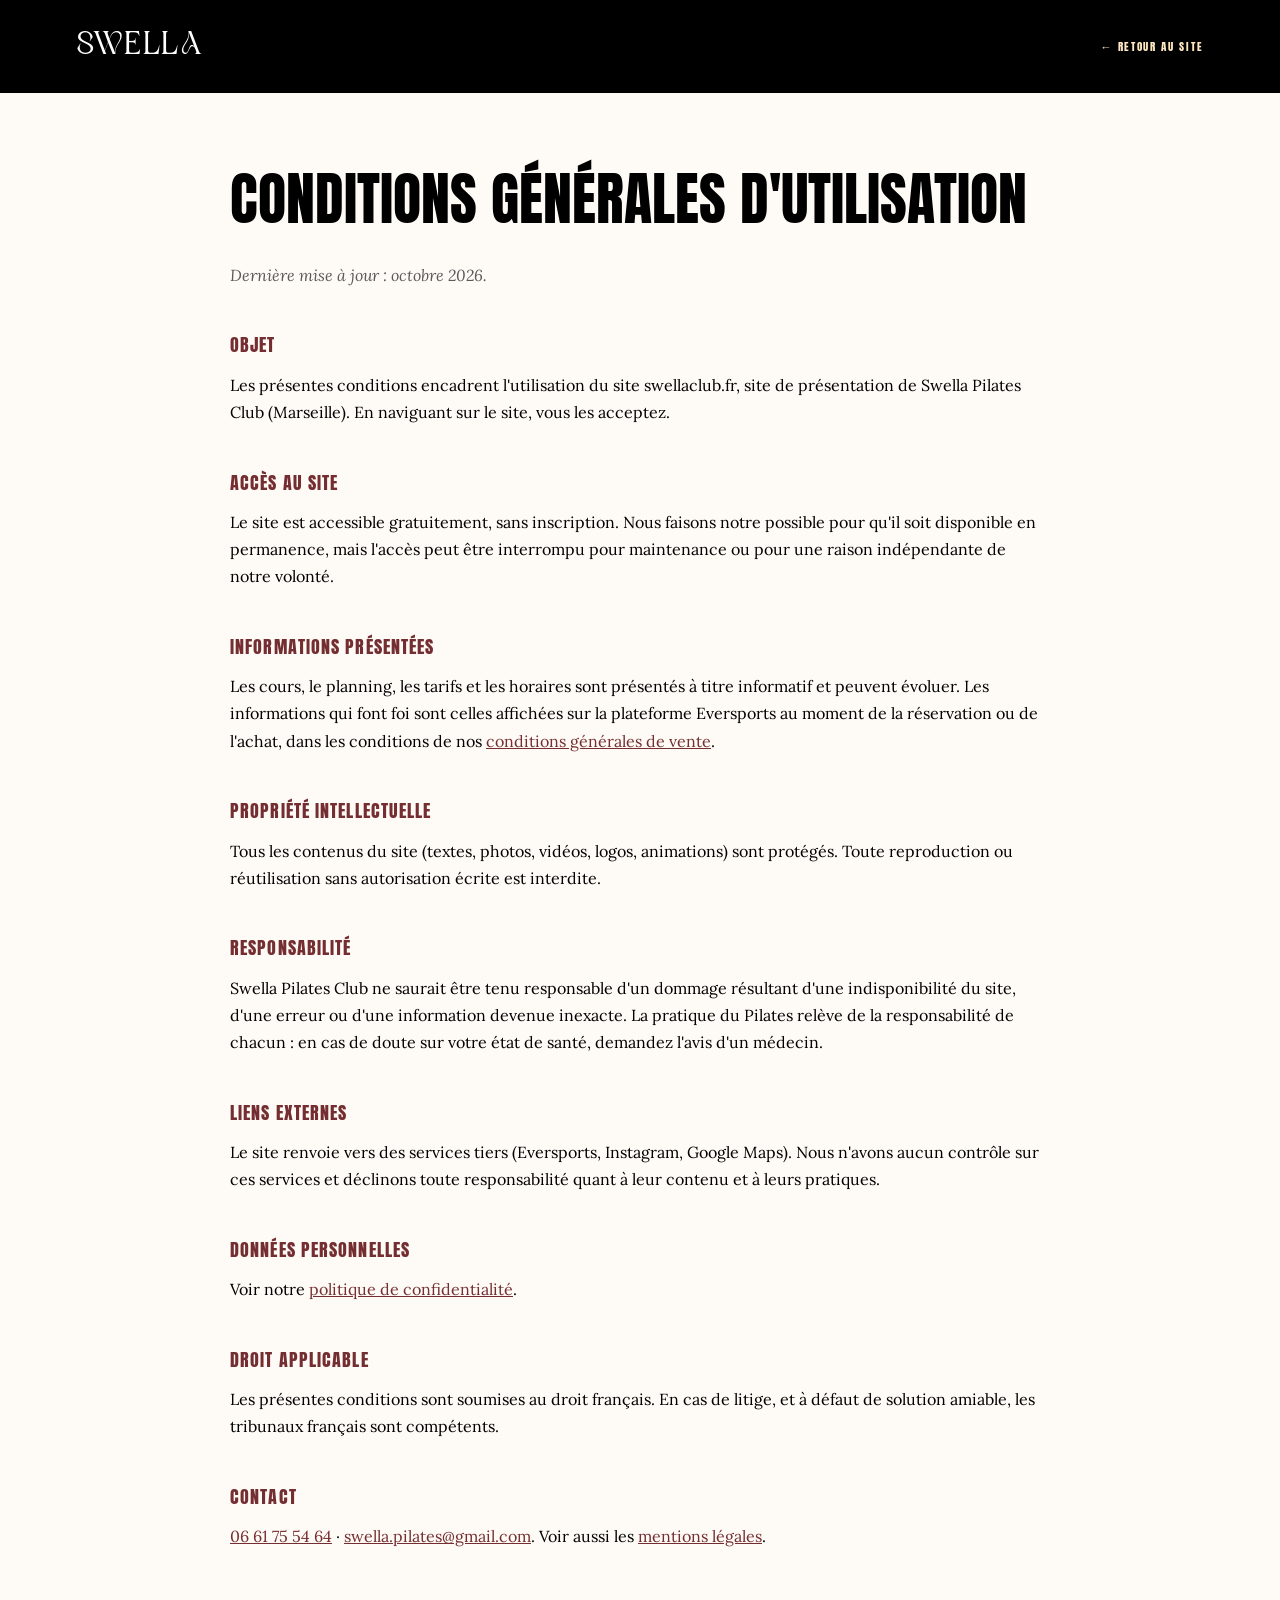
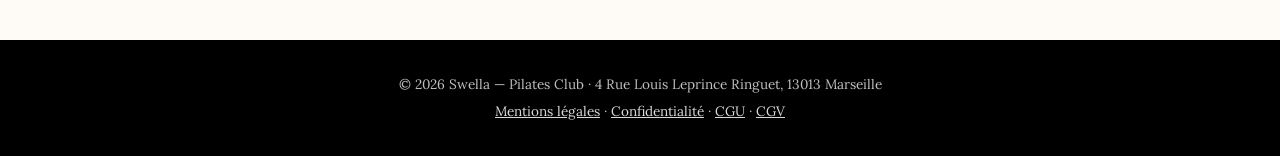
<file: cgu.html>
<!DOCTYPE html>
<html lang="fr">
<head>
  <meta charset="UTF-8">
  <meta name="viewport" content="width=device-width, initial-scale=1.0">
  <title>Conditions générales d'utilisation | Swella Pilates Club Marseille</title>
  <meta name="description" content="Conditions générales d'utilisation du site swellaclub.fr, Swella Pilates Club à Marseille.">
  <meta name="robots" content="noindex, follow">
  <link rel="canonical" href="https://swellaclub.fr/cgu.html">
  <meta name="theme-color" content="#742e31">
  <link rel="stylesheet" href="assets/legal.css">
</head>
<body>
  <header class="lg-header">
    <a class="lg-logo" href="./" aria-label="Swella Pilates Club, retour à l'accueil">Swella</a>
    <a class="lg-back" href="./">← Retour au site</a>
  </header>
  <main class="lg-main">
    <h1>Conditions générales d'utilisation</h1>
    <p class="lg-date">Dernière mise à jour : octobre 2026.</p>

    <h2>Objet</h2>
    <p>Les présentes conditions encadrent l'utilisation du site swellaclub.fr, site de présentation de Swella Pilates Club (Marseille). En naviguant sur le site, vous les acceptez.</p>

    <h2>Accès au site</h2>
    <p>Le site est accessible gratuitement, sans inscription. Nous faisons notre possible pour qu'il soit disponible en permanence, mais l'accès peut être interrompu pour maintenance ou pour une raison indépendante de notre volonté.</p>

    <h2>Informations présentées</h2>
    <p>Les cours, le planning, les tarifs et les horaires sont présentés à titre informatif et peuvent évoluer. Les informations qui font foi sont celles affichées sur la plateforme Eversports au moment de la réservation ou de l'achat, dans les conditions de nos <a href="cgv.html">conditions générales de vente</a>.</p>

    <h2>Propriété intellectuelle</h2>
    <p>Tous les contenus du site (textes, photos, vidéos, logos, animations) sont protégés. Toute reproduction ou réutilisation sans autorisation écrite est interdite.</p>

    <h2>Responsabilité</h2>
    <p>Swella Pilates Club ne saurait être tenu responsable d'un dommage résultant d'une indisponibilité du site, d'une erreur ou d'une information devenue inexacte. La pratique du Pilates relève de la responsabilité de chacun : en cas de doute sur votre état de santé, demandez l'avis d'un médecin.</p>

    <h2>Liens externes</h2>
    <p>Le site renvoie vers des services tiers (Eversports, Instagram, Google Maps). Nous n'avons aucun contrôle sur ces services et déclinons toute responsabilité quant à leur contenu et à leurs pratiques.</p>

    <h2>Données personnelles</h2>
    <p>Voir notre <a href="confidentialite.html">politique de confidentialité</a>.</p>

    <h2>Droit applicable</h2>
    <p>Les présentes conditions sont soumises au droit français. En cas de litige, et à défaut de solution amiable, les tribunaux français sont compétents.</p>

    <h2>Contact</h2>
    <p><a href="tel:+33661755464">06 61 75 54 64</a> · <a href="mailto:swella.pilates@gmail.com">swella.pilates@gmail.com</a>. Voir aussi les <a href="mentions-legales.html">mentions légales</a>.</p>
  </main>
  <footer class="lg-footer">
    <p>© 2026 Swella — Pilates Club · 4 Rue Louis Leprince Ringuet, 13013 Marseille</p>
    <p><a href="mentions-legales.html">Mentions légales</a> · <a href="confidentialite.html">Confidentialité</a> · <a href="cgu.html">CGU</a> · <a href="cgv.html">CGV</a></p>
  </footer>
</body>
</html>
</file>
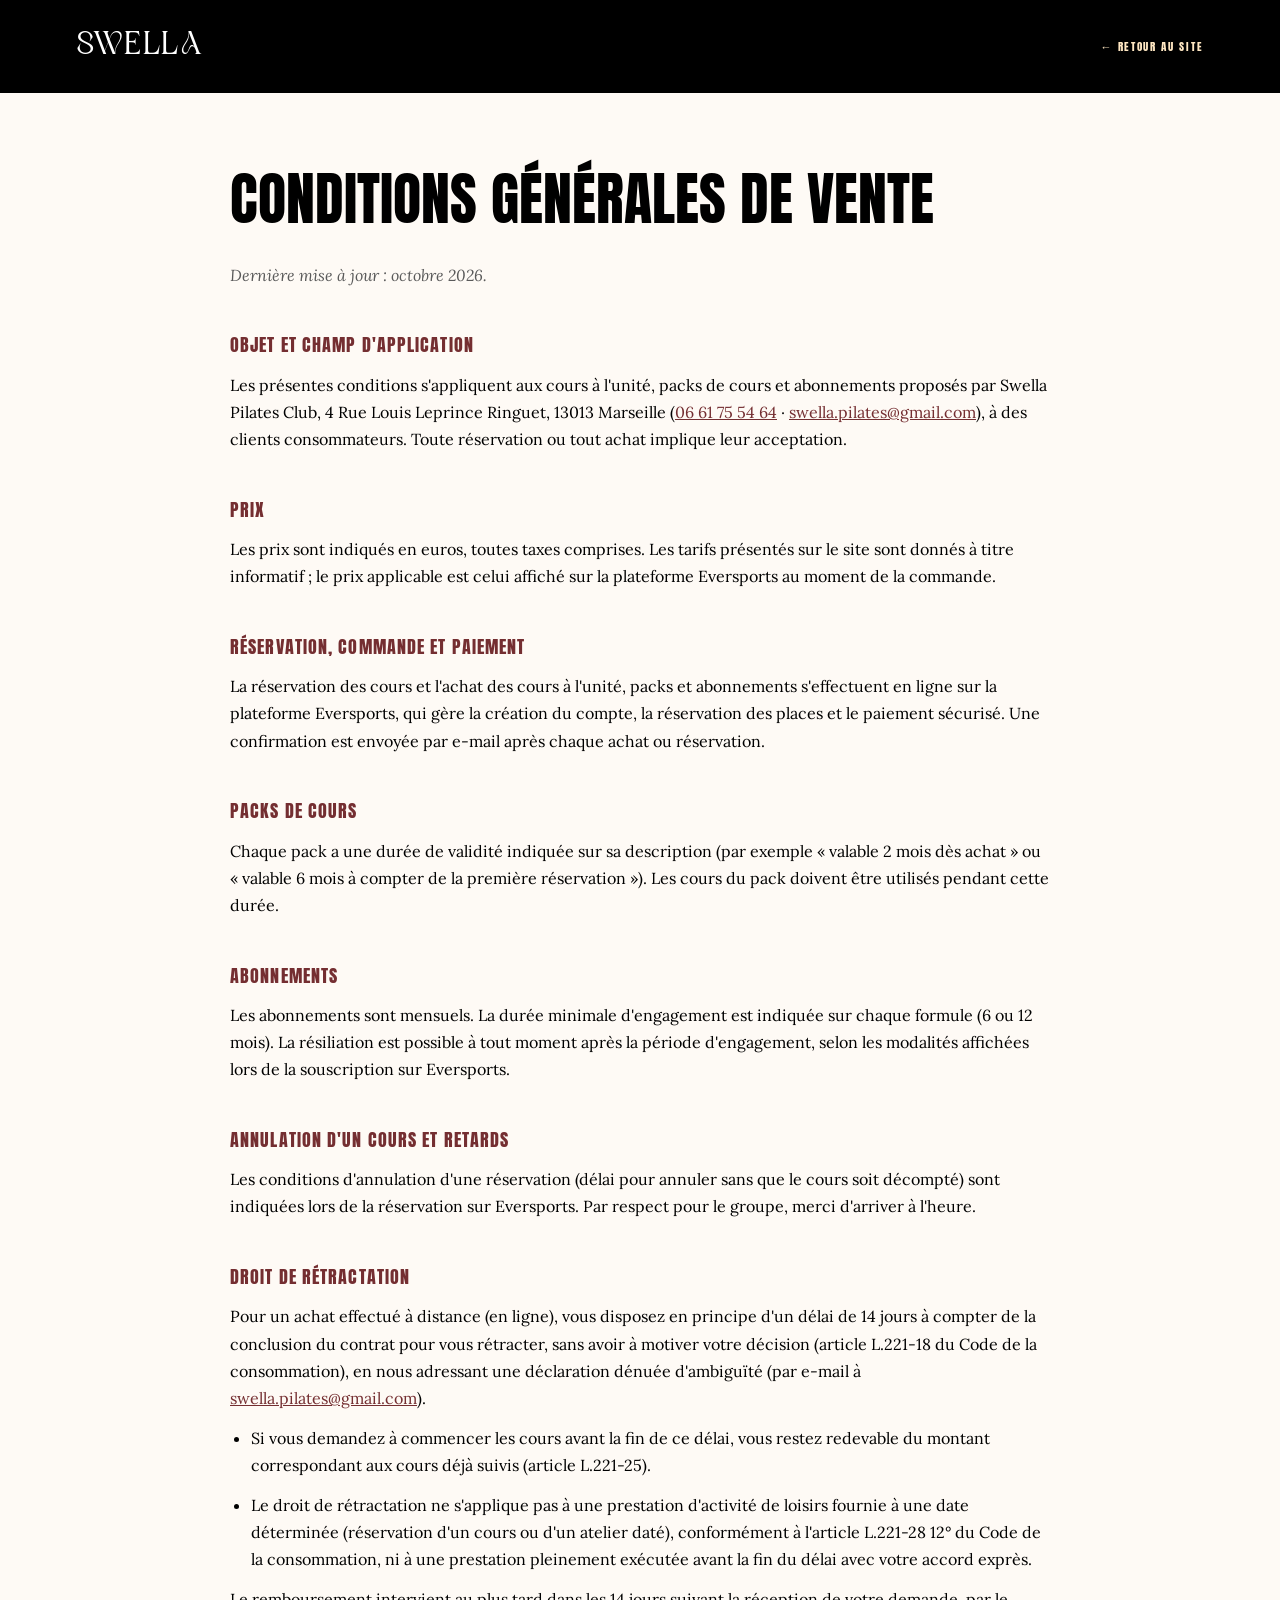
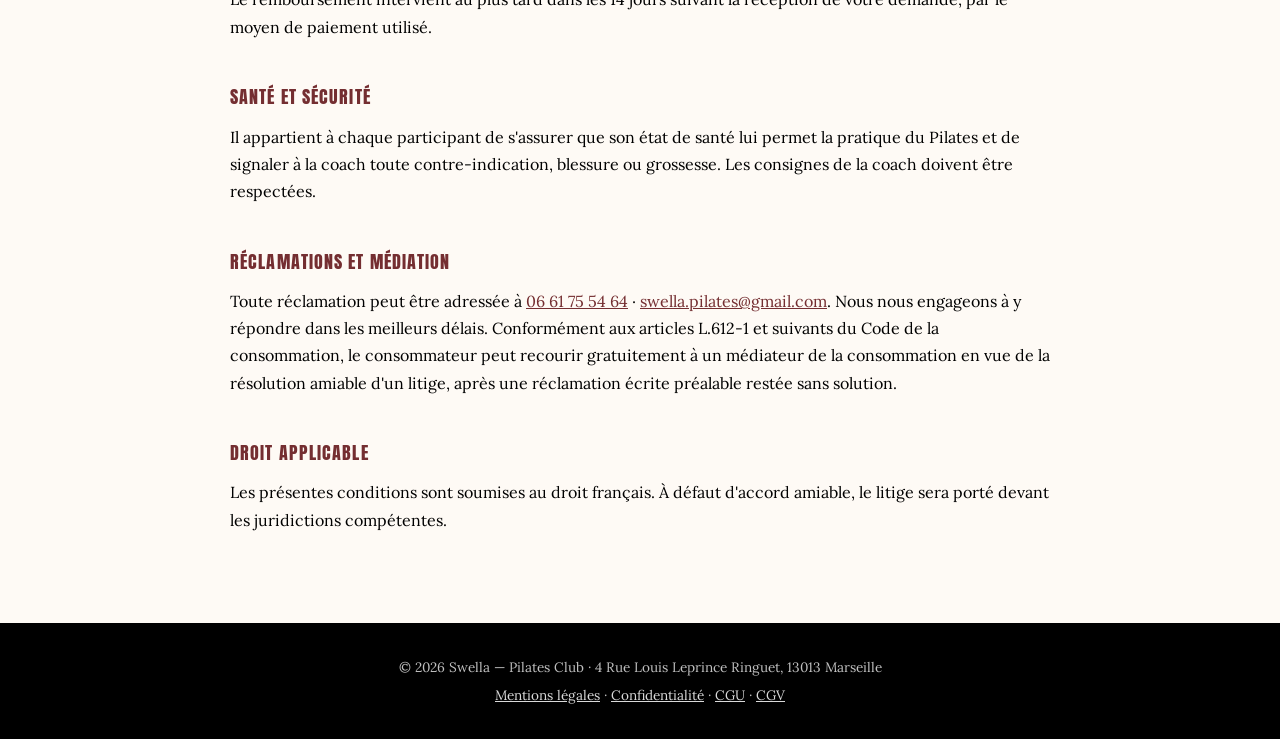
<file: cgv.html>
<!DOCTYPE html>
<html lang="fr">
<head>
  <meta charset="UTF-8">
  <meta name="viewport" content="width=device-width, initial-scale=1.0">
  <title>Conditions générales de vente | Swella Pilates Club Marseille</title>
  <meta name="description" content="Conditions générales de vente des cours, packs et abonnements Swella Pilates Club à Marseille.">
  <meta name="robots" content="noindex, follow">
  <link rel="canonical" href="https://swellaclub.fr/cgv.html">
  <meta name="theme-color" content="#742e31">
  <link rel="stylesheet" href="assets/legal.css">
</head>
<body>
  <header class="lg-header">
    <a class="lg-logo" href="./" aria-label="Swella Pilates Club, retour à l'accueil">Swella</a>
    <a class="lg-back" href="./">← Retour au site</a>
  </header>
  <main class="lg-main">
    <h1>Conditions générales de vente</h1>
    <p class="lg-date">Dernière mise à jour : octobre 2026.</p>

    <h2>Objet et champ d'application</h2>
    <p>Les présentes conditions s'appliquent aux cours à l'unité, packs de cours et abonnements proposés par Swella Pilates Club, 4 Rue Louis Leprince Ringuet, 13013 Marseille (<a href="tel:+33661755464">06 61 75 54 64</a> · <a href="mailto:swella.pilates@gmail.com">swella.pilates@gmail.com</a>), à des clients consommateurs. Toute réservation ou tout achat implique leur acceptation.</p>

    <h2>Prix</h2>
    <p>Les prix sont indiqués en euros, toutes taxes comprises. Les tarifs présentés sur le site sont donnés à titre informatif ; le prix applicable est celui affiché sur la plateforme Eversports au moment de la commande.</p>

    <h2>Réservation, commande et paiement</h2>
    <p>La réservation des cours et l'achat des cours à l'unité, packs et abonnements s'effectuent en ligne sur la plateforme Eversports, qui gère la création du compte, la réservation des places et le paiement sécurisé. Une confirmation est envoyée par e-mail après chaque achat ou réservation.</p>

    <h2>Packs de cours</h2>
    <p>Chaque pack a une durée de validité indiquée sur sa description (par exemple « valable 2 mois dès achat » ou « valable 6 mois à compter de la première réservation »). Les cours du pack doivent être utilisés pendant cette durée.</p>

    <h2>Abonnements</h2>
    <p>Les abonnements sont mensuels. La durée minimale d'engagement est indiquée sur chaque formule (6 ou 12 mois). La résiliation est possible à tout moment après la période d'engagement, selon les modalités affichées lors de la souscription sur Eversports.</p>

    <h2>Annulation d'un cours et retards</h2>
    <p>Les conditions d'annulation d'une réservation (délai pour annuler sans que le cours soit décompté) sont indiquées lors de la réservation sur Eversports. Par respect pour le groupe, merci d'arriver à l'heure.</p>

    <h2>Droit de rétractation</h2>
    <p>Pour un achat effectué à distance (en ligne), vous disposez en principe d'un délai de 14 jours à compter de la conclusion du contrat pour vous rétracter, sans avoir à motiver votre décision (article L.221-18 du Code de la consommation), en nous adressant une déclaration dénuée d'ambiguïté (par e-mail à <a href="mailto:swella.pilates@gmail.com">swella.pilates@gmail.com</a>).</p>
    <ul>
      <li>Si vous demandez à commencer les cours avant la fin de ce délai, vous restez redevable du montant correspondant aux cours déjà suivis (article L.221-25).</li>
      <li>Le droit de rétractation ne s'applique pas à une prestation d'activité de loisirs fournie à une date déterminée (réservation d'un cours ou d'un atelier daté), conformément à l'article L.221-28 12° du Code de la consommation, ni à une prestation pleinement exécutée avant la fin du délai avec votre accord exprès.</li>
    </ul>
    <p>Le remboursement intervient au plus tard dans les 14 jours suivant la réception de votre demande, par le moyen de paiement utilisé.</p>

    <h2>Santé et sécurité</h2>
    <p>Il appartient à chaque participant de s'assurer que son état de santé lui permet la pratique du Pilates et de signaler à la coach toute contre-indication, blessure ou grossesse. Les consignes de la coach doivent être respectées.</p>

    <h2>Réclamations et médiation</h2>
    <p>Toute réclamation peut être adressée à <a href="tel:+33661755464">06 61 75 54 64</a> · <a href="mailto:swella.pilates@gmail.com">swella.pilates@gmail.com</a>. Nous nous engageons à y répondre dans les meilleurs délais. Conformément aux articles L.612-1 et suivants du Code de la consommation, le consommateur peut recourir gratuitement à un médiateur de la consommation en vue de la résolution amiable d'un litige, après une réclamation écrite préalable restée sans solution.</p>

    <h2>Droit applicable</h2>
    <p>Les présentes conditions sont soumises au droit français. À défaut d'accord amiable, le litige sera porté devant les juridictions compétentes.</p>
  </main>
  <footer class="lg-footer">
    <p>© 2026 Swella — Pilates Club · 4 Rue Louis Leprince Ringuet, 13013 Marseille</p>
    <p><a href="mentions-legales.html">Mentions légales</a> · <a href="confidentialite.html">Confidentialité</a> · <a href="cgu.html">CGU</a> · <a href="cgv.html">CGV</a></p>
  </footer>
</body>
</html>
</file>
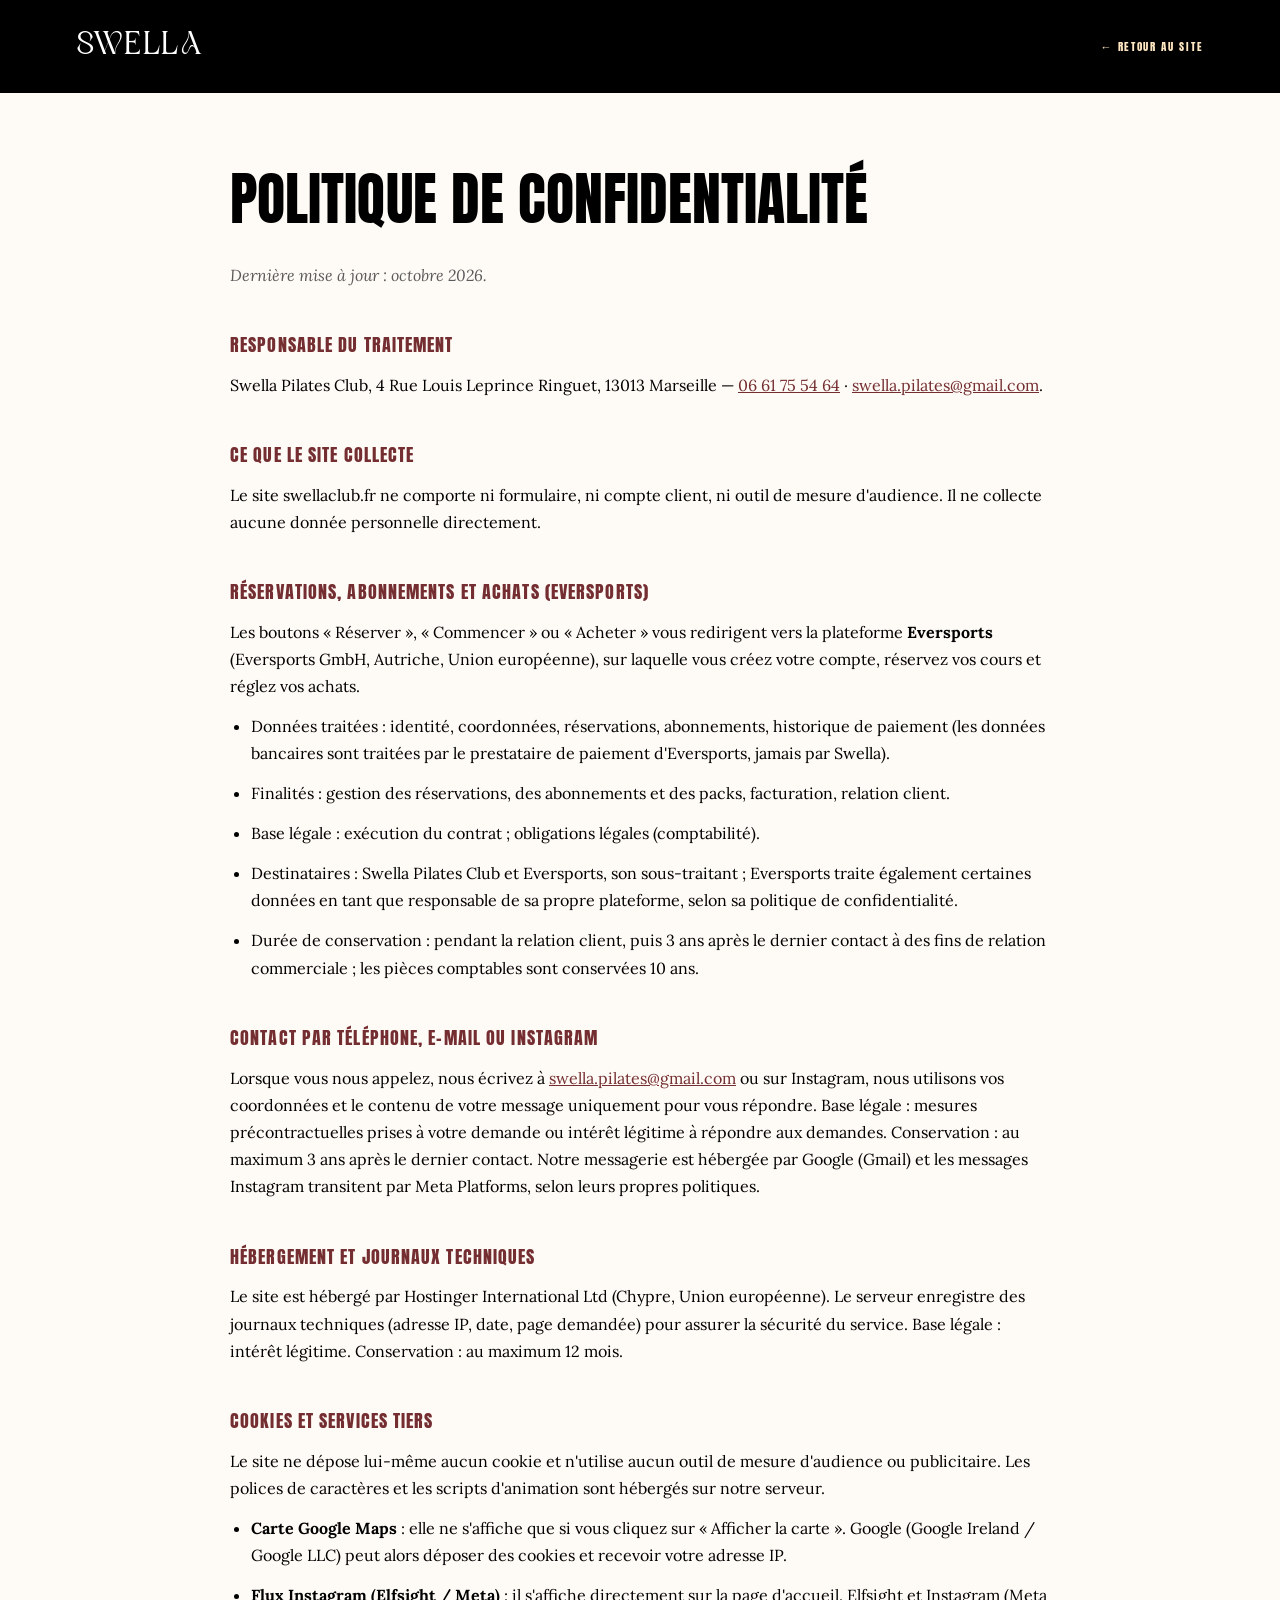
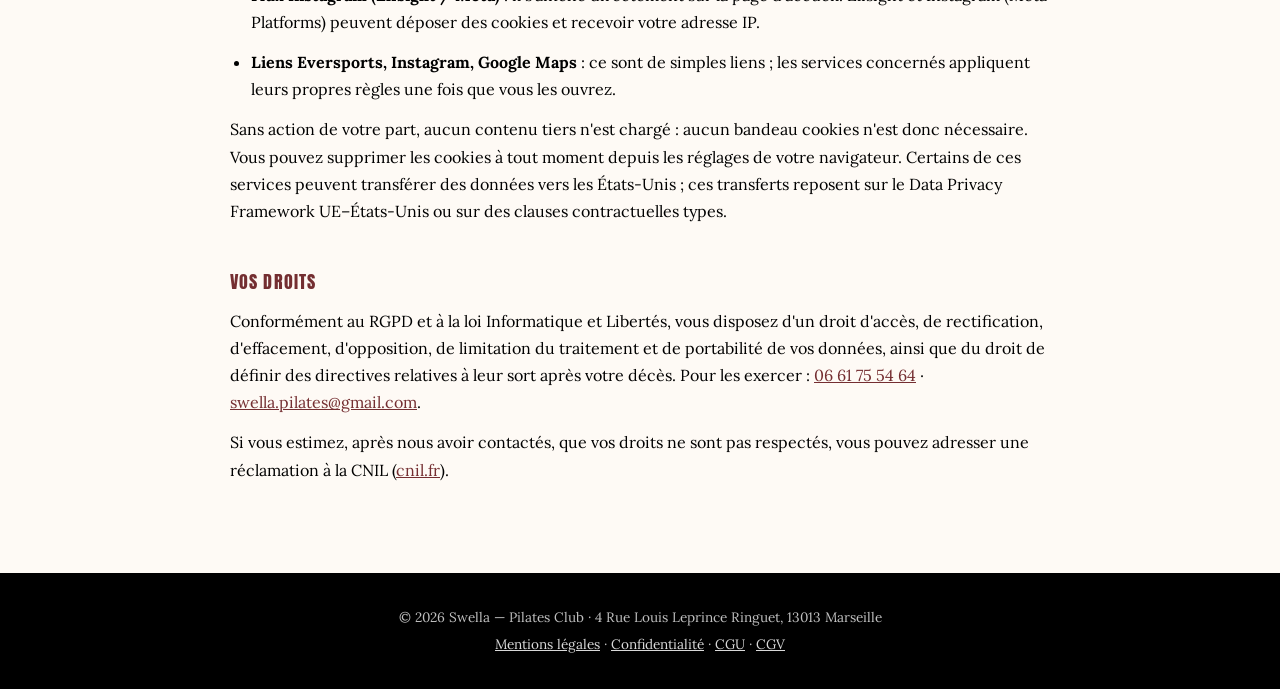
<file: confidentialite.html>
<!DOCTYPE html>
<html lang="fr">
<head>
  <meta charset="UTF-8">
  <meta name="viewport" content="width=device-width, initial-scale=1.0">
  <title>Politique de confidentialité | Swella Pilates Club Marseille</title>
  <meta name="description" content="Politique de confidentialité et cookies du site swellaclub.fr, Swella Pilates Club à Marseille.">
  <meta name="robots" content="noindex, follow">
  <link rel="canonical" href="https://swellaclub.fr/confidentialite.html">
  <meta name="theme-color" content="#742e31">
  <link rel="stylesheet" href="assets/legal.css">
</head>
<body>
  <header class="lg-header">
    <a class="lg-logo" href="./" aria-label="Swella Pilates Club, retour à l'accueil">Swella</a>
    <a class="lg-back" href="./">← Retour au site</a>
  </header>
  <main class="lg-main">
    <h1>Politique de confidentialité</h1>
    <p class="lg-date">Dernière mise à jour : octobre 2026.</p>

    <h2>Responsable du traitement</h2>
    <p>Swella Pilates Club, 4 Rue Louis Leprince Ringuet, 13013 Marseille — <a href="tel:+33661755464">06 61 75 54 64</a> · <a href="mailto:swella.pilates@gmail.com">swella.pilates@gmail.com</a>.</p>

    <h2>Ce que le site collecte</h2>
    <p>Le site swellaclub.fr ne comporte ni formulaire, ni compte client, ni outil de mesure d'audience. Il ne collecte aucune donnée personnelle directement.</p>

    <h2>Réservations, abonnements et achats (Eversports)</h2>
    <p>Les boutons « Réserver », « Commencer » ou « Acheter » vous redirigent vers la plateforme <strong>Eversports</strong> (Eversports GmbH, Autriche, Union européenne), sur laquelle vous créez votre compte, réservez vos cours et réglez vos achats.</p>
    <ul>
      <li>Données traitées : identité, coordonnées, réservations, abonnements, historique de paiement (les données bancaires sont traitées par le prestataire de paiement d'Eversports, jamais par Swella).</li>
      <li>Finalités : gestion des réservations, des abonnements et des packs, facturation, relation client.</li>
      <li>Base légale : exécution du contrat ; obligations légales (comptabilité).</li>
      <li>Destinataires : Swella Pilates Club et Eversports, son sous-traitant ; Eversports traite également certaines données en tant que responsable de sa propre plateforme, selon sa politique de confidentialité.</li>
      <li>Durée de conservation : pendant la relation client, puis 3 ans après le dernier contact à des fins de relation commerciale ; les pièces comptables sont conservées 10 ans.</li>
    </ul>

    <h2>Contact par téléphone, e-mail ou Instagram</h2>
    <p>Lorsque vous nous appelez, nous écrivez à <a href="mailto:swella.pilates@gmail.com">swella.pilates@gmail.com</a> ou sur Instagram, nous utilisons vos coordonnées et le contenu de votre message uniquement pour vous répondre. Base légale : mesures précontractuelles prises à votre demande ou intérêt légitime à répondre aux demandes. Conservation : au maximum 3 ans après le dernier contact. Notre messagerie est hébergée par Google (Gmail) et les messages Instagram transitent par Meta Platforms, selon leurs propres politiques.</p>

    <h2>Hébergement et journaux techniques</h2>
    <p>Le site est hébergé par Hostinger International Ltd (Chypre, Union européenne). Le serveur enregistre des journaux techniques (adresse IP, date, page demandée) pour assurer la sécurité du service. Base légale : intérêt légitime. Conservation : au maximum 12 mois.</p>

    <h2>Cookies et services tiers</h2>
    <p>Le site ne dépose lui-même aucun cookie et n'utilise aucun outil de mesure d'audience ou publicitaire. Les polices de caractères et les scripts d'animation sont hébergés sur notre serveur.</p>
    <ul>
      <li><strong>Carte Google Maps</strong> : elle ne s'affiche que si vous cliquez sur « Afficher la carte ». Google (Google Ireland / Google LLC) peut alors déposer des cookies et recevoir votre adresse IP.</li>
      <li><strong>Flux Instagram (Elfsight / Meta)</strong> : il s'affiche directement sur la page d'accueil. Elfsight et Instagram (Meta Platforms) peuvent déposer des cookies et recevoir votre adresse IP.</li>
      <li><strong>Liens Eversports, Instagram, Google Maps</strong> : ce sont de simples liens ; les services concernés appliquent leurs propres règles une fois que vous les ouvrez.</li>
    </ul>
    <p>Sans action de votre part, aucun contenu tiers n'est chargé : aucun bandeau cookies n'est donc nécessaire. Vous pouvez supprimer les cookies à tout moment depuis les réglages de votre navigateur. Certains de ces services peuvent transférer des données vers les États-Unis ; ces transferts reposent sur le Data Privacy Framework UE–États-Unis ou sur des clauses contractuelles types.</p>

    <h2>Vos droits</h2>
    <p>Conformément au RGPD et à la loi Informatique et Libertés, vous disposez d'un droit d'accès, de rectification, d'effacement, d'opposition, de limitation du traitement et de portabilité de vos données, ainsi que du droit de définir des directives relatives à leur sort après votre décès. Pour les exercer : <a href="tel:+33661755464">06 61 75 54 64</a> · <a href="mailto:swella.pilates@gmail.com">swella.pilates@gmail.com</a>.</p>
    <p>Si vous estimez, après nous avoir contactés, que vos droits ne sont pas respectés, vous pouvez adresser une réclamation à la CNIL (<a href="https://www.cnil.fr" target="_blank" rel="noopener">cnil.fr</a>).</p>
  </main>
  <footer class="lg-footer">
    <p>© 2026 Swella — Pilates Club · 4 Rue Louis Leprince Ringuet, 13013 Marseille</p>
    <p><a href="mentions-legales.html">Mentions légales</a> · <a href="confidentialite.html">Confidentialité</a> · <a href="cgu.html">CGU</a> · <a href="cgv.html">CGV</a></p>
  </footer>
</body>
</html>
</file>
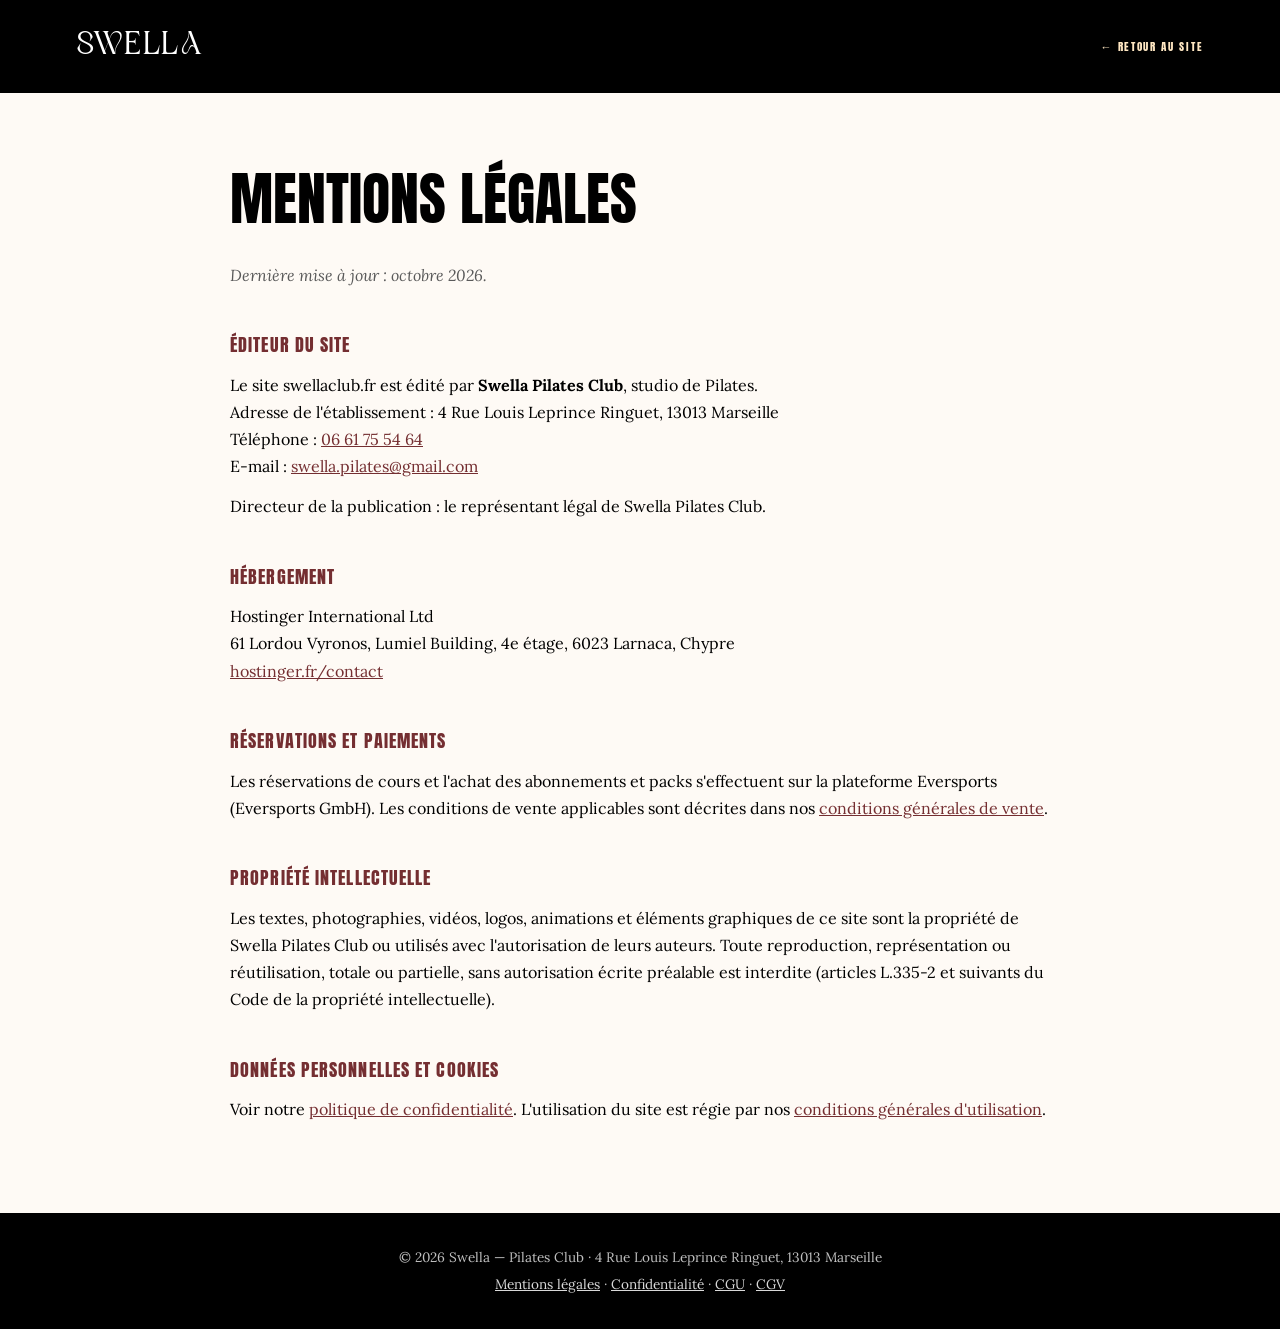
<file: mentions-legales.html>
<!DOCTYPE html>
<html lang="fr">
<head>
  <meta charset="UTF-8">
  <meta name="viewport" content="width=device-width, initial-scale=1.0">
  <title>Mentions légales | Swella Pilates Club Marseille</title>
  <meta name="description" content="Mentions légales du site swellaclub.fr, Swella Pilates Club à Marseille.">
  <meta name="robots" content="noindex, follow">
  <link rel="canonical" href="https://swellaclub.fr/mentions-legales.html">
  <meta name="theme-color" content="#742e31">
  <link rel="stylesheet" href="assets/legal.css">
</head>
<body>
  <header class="lg-header">
    <a class="lg-logo" href="./" aria-label="Swella Pilates Club, retour à l'accueil">Swella</a>
    <a class="lg-back" href="./">← Retour au site</a>
  </header>
  <main class="lg-main">
    <h1>Mentions légales</h1>
    <p class="lg-date">Dernière mise à jour : octobre 2026.</p>

    <h2>Éditeur du site</h2>
    <p>Le site swellaclub.fr est édité par <strong>Swella Pilates Club</strong>, studio de Pilates.<br>
      Adresse de l'établissement : 4 Rue Louis Leprince Ringuet, 13013 Marseille<br>
      Téléphone : <a href="tel:+33661755464">06 61 75 54 64</a><br>
      E-mail : <a href="mailto:swella.pilates@gmail.com">swella.pilates@gmail.com</a></p>
    <p>Directeur de la publication : le représentant légal de Swella Pilates Club.</p>

    <h2>Hébergement</h2>
    <p>Hostinger International Ltd<br>
      61 Lordou Vyronos, Lumiel Building, 4e étage, 6023 Larnaca, Chypre<br>
      <a href="https://www.hostinger.fr/contact" target="_blank" rel="noopener">hostinger.fr/contact</a></p>

    <h2>Réservations et paiements</h2>
    <p>Les réservations de cours et l'achat des abonnements et packs s'effectuent sur la plateforme Eversports (Eversports GmbH). Les conditions de vente applicables sont décrites dans nos <a href="cgv.html">conditions générales de vente</a>.</p>

    <h2>Propriété intellectuelle</h2>
    <p>Les textes, photographies, vidéos, logos, animations et éléments graphiques de ce site sont la propriété de Swella Pilates Club ou utilisés avec l'autorisation de leurs auteurs. Toute reproduction, représentation ou réutilisation, totale ou partielle, sans autorisation écrite préalable est interdite (articles L.335-2 et suivants du Code de la propriété intellectuelle).</p>

    <h2>Données personnelles et cookies</h2>
    <p>Voir notre <a href="confidentialite.html">politique de confidentialité</a>. L'utilisation du site est régie par nos <a href="cgu.html">conditions générales d'utilisation</a>.</p>
  </main>
  <footer class="lg-footer">
    <p>© 2026 Swella — Pilates Club · 4 Rue Louis Leprince Ringuet, 13013 Marseille</p>
    <p><a href="mentions-legales.html">Mentions légales</a> · <a href="confidentialite.html">Confidentialité</a> · <a href="cgu.html">CGU</a> · <a href="cgv.html">CGV</a></p>
  </footer>
</body>
</html>
</file>
<file: assets/legal.css>
/* Pages légales Swella — même charte que la page d'accueil */
@font-face { font-family: 'Lamoric Rowen'; src: url('../image/police/Lamoric%20Rowen%20TTF.ttf') format('truetype'); font-weight: normal; font-style: normal; font-display: swap; }
@font-face { font-family: 'Anton'; font-style: normal; font-weight: 400; font-display: swap; src: url('fonts/anton-latin-400-normal.woff2') format('woff2'); }
@font-face { font-family: 'Lora'; font-style: normal; font-weight: 400; font-display: swap; src: url('fonts/lora-latin-400-normal.woff2') format('woff2'); }
@font-face { font-family: 'Lora'; font-style: italic; font-weight: 400; font-display: swap; src: url('fonts/lora-latin-400-italic.woff2') format('woff2'); }
@font-face { font-family: 'Lora'; font-style: normal; font-weight: 700; font-display: swap; src: url('fonts/lora-latin-700-normal.woff2') format('woff2'); }
:root { --c-black:#000; --c-burgundy:#742e31; --c-white:#fff; --c-peach:#ffe7c2; --c-cream:#fefaf5; --c-sand:#d4b896;
  --f-logo:'Lamoric Rowen','Cormorant Garamond',serif; --f-title:'Anton',sans-serif; --f-body:'Lora',Georgia,serif; }
* { box-sizing: border-box; margin: 0; padding: 0; }
body { background: var(--c-cream); color: var(--c-black); font-family: var(--f-body); line-height: 1.7; }
.lg-header { background: var(--c-black); display: flex; align-items: center; justify-content: space-between; gap: 1rem; padding: 1.2rem clamp(1rem, 6vw, 8rem); }
.lg-logo { font-family: var(--f-logo); font-size: 2rem; color: var(--c-white); text-decoration: none; letter-spacing: .05em; text-transform: uppercase; }
.lg-back { font-family: var(--f-title); font-size: .7rem; letter-spacing: .15em; text-transform: uppercase; color: var(--c-peach); text-decoration: none; }
.lg-back:hover { color: var(--c-white); }
.lg-main { width: min(820px, 100% - 2rem); margin: 0 auto; padding: clamp(2.5rem, 6vw, 5rem) 0; }
.lg-main h1 { font-family: var(--f-title); font-weight: 400; text-transform: uppercase; font-size: clamp(2.2rem, 5vw, 3.6rem); line-height: 1; margin-bottom: .6em; }
.lg-main h2 { font-family: var(--f-title); font-weight: 400; text-transform: uppercase; letter-spacing: .06em; font-size: 1.15rem; color: var(--c-burgundy); margin: 2.2em 0 .6em; }
.lg-main p, .lg-main li { font-size: 1rem; margin-bottom: .8em; }
.lg-main ul { padding-left: 1.3em; }
.lg-main a { color: var(--c-burgundy); }
.lg-main .lg-date { font-style: italic; color: #5a5a5a; }
.lg-footer { background: var(--c-black); color: rgba(255,255,255,.75); text-align: center; padding: 1.8rem 1rem; font-size: .85rem; }
.lg-footer p { margin: .3em 0; }
.lg-footer a { color: rgba(255,255,255,.85); }
.lg-footer a:hover { color: var(--c-peach); }
</file>
